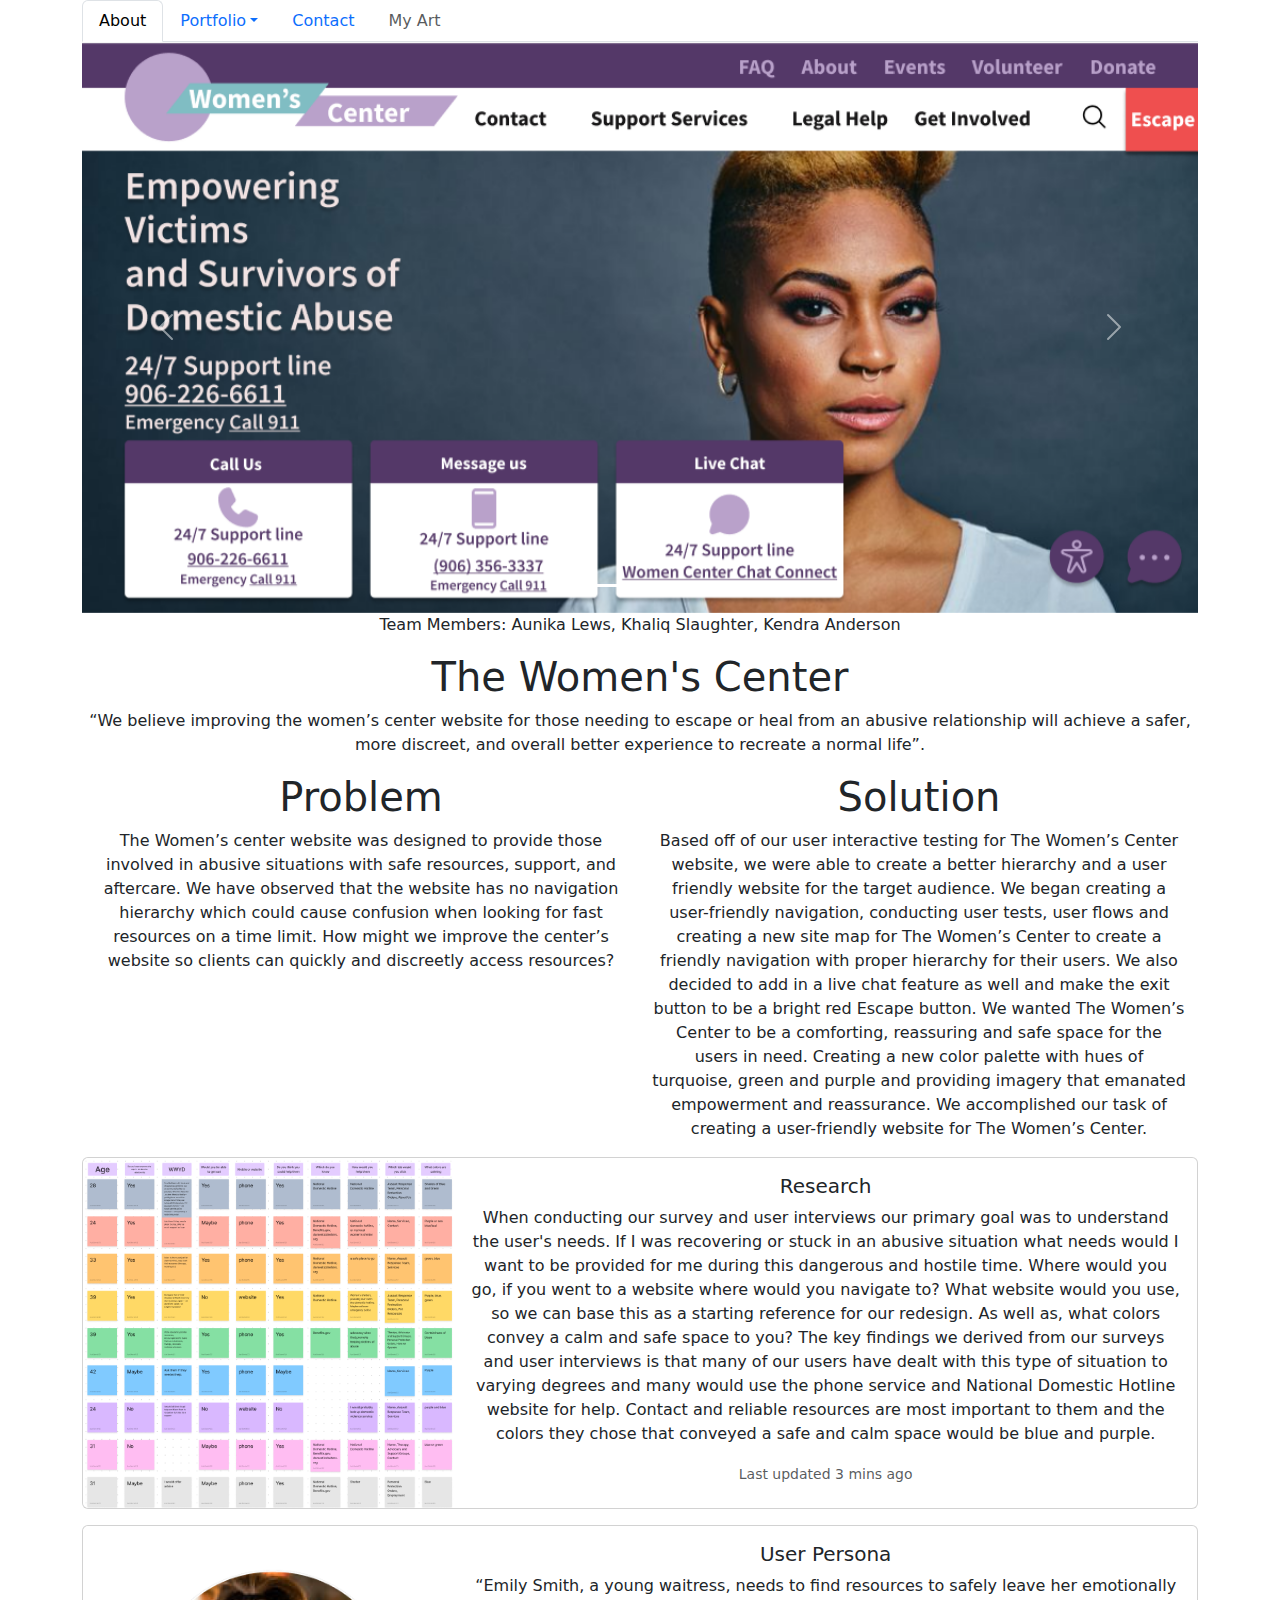
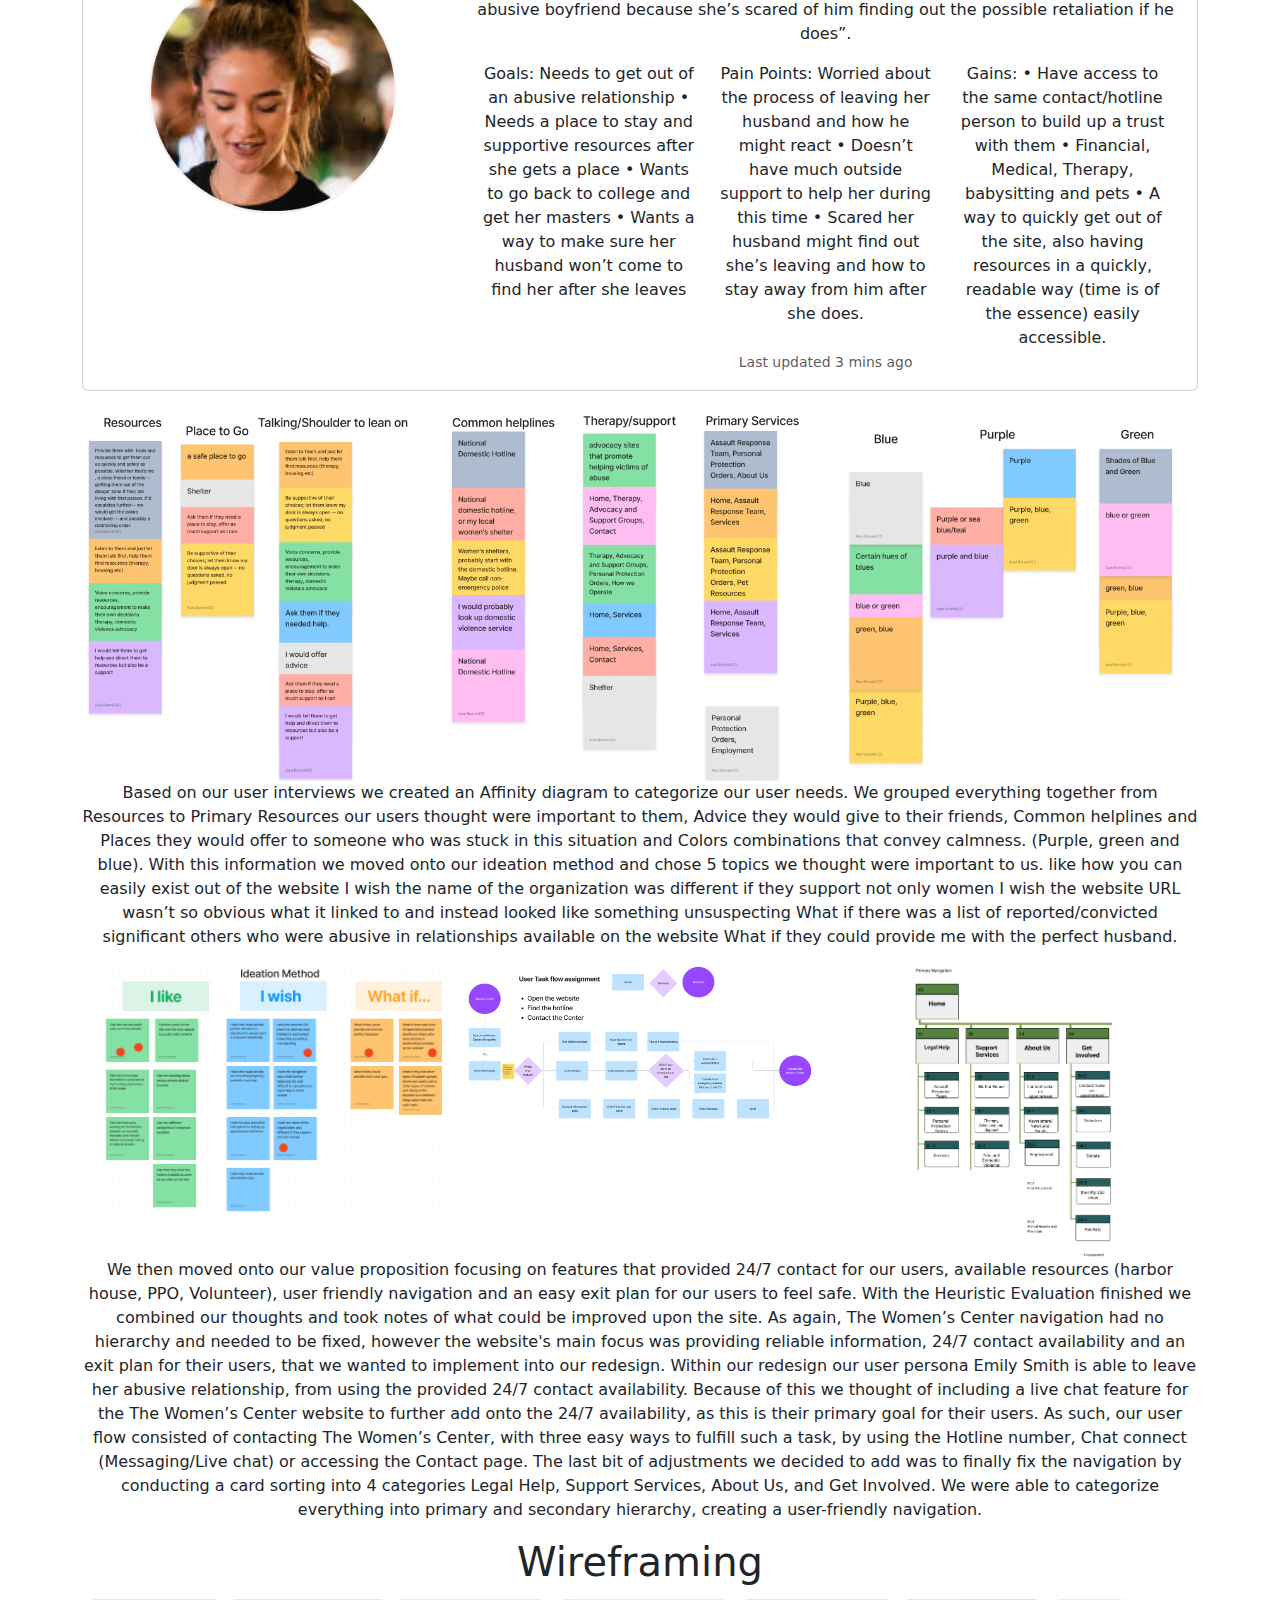
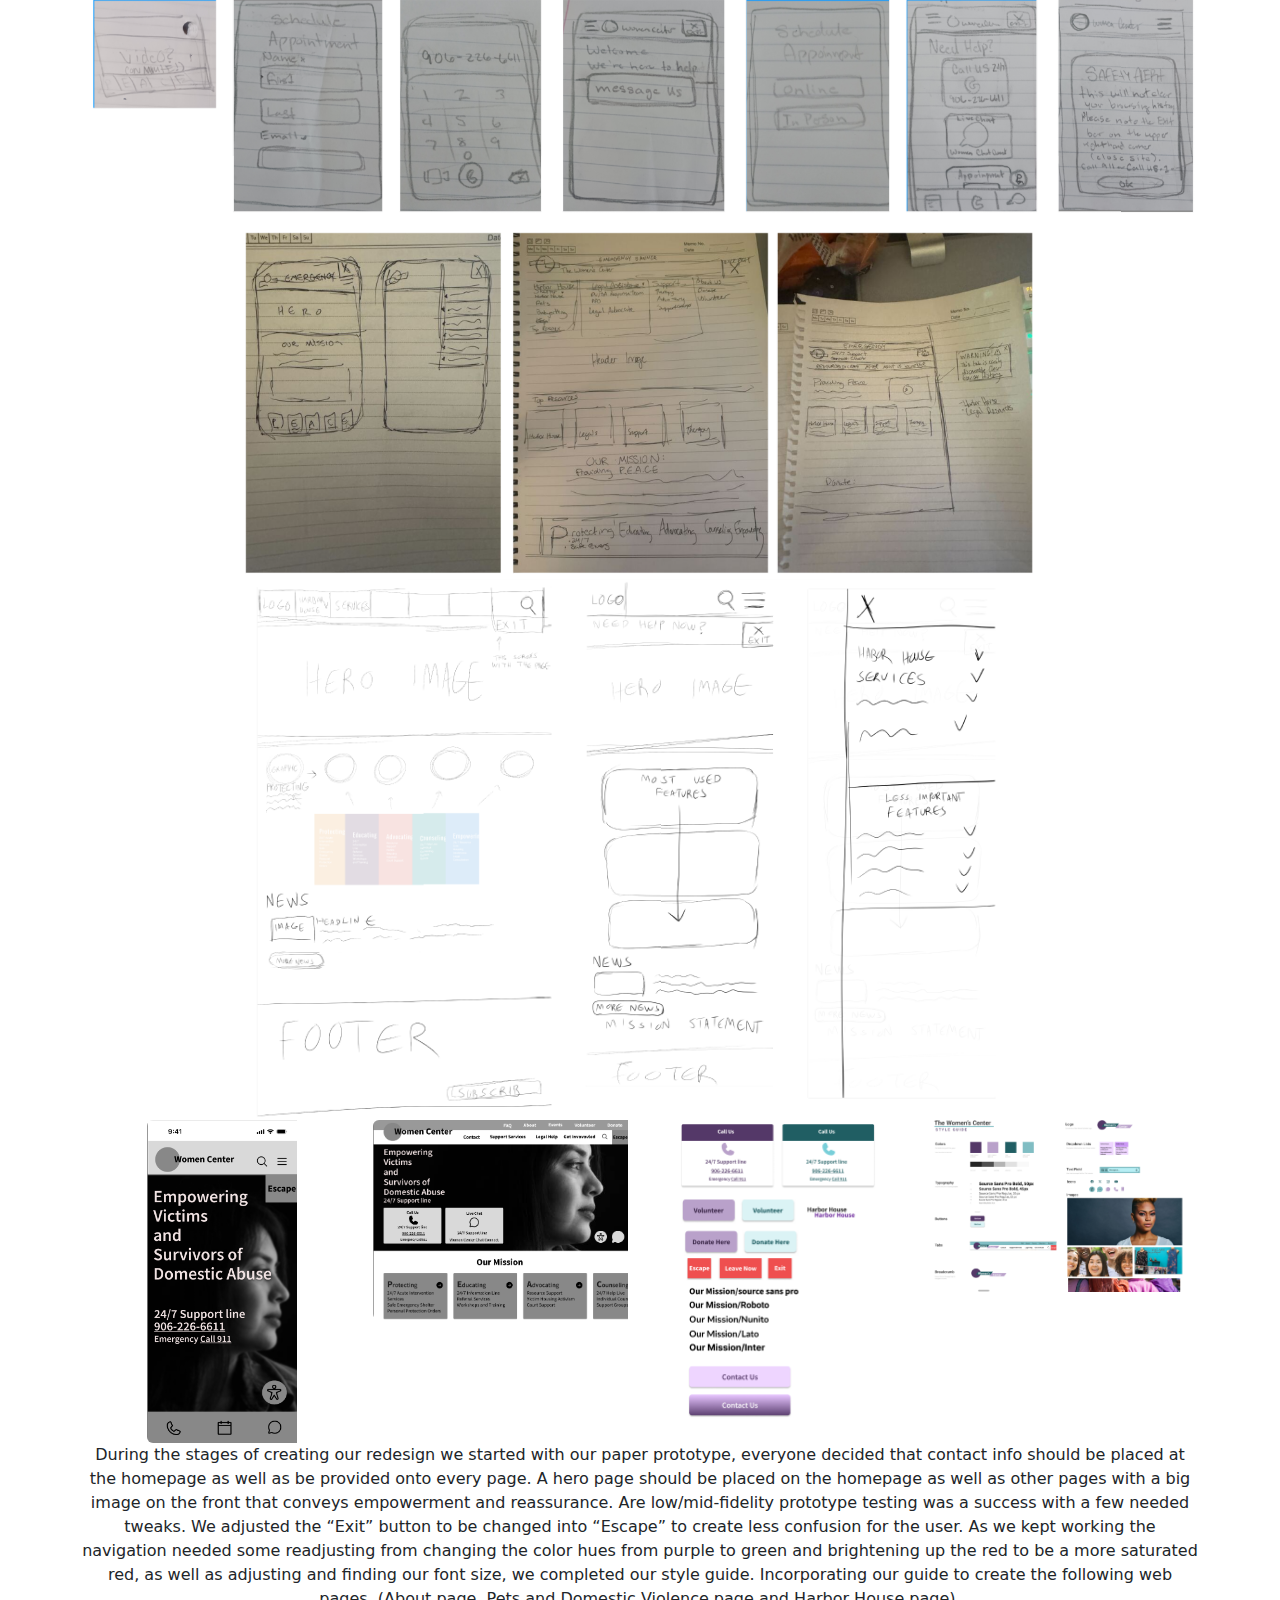
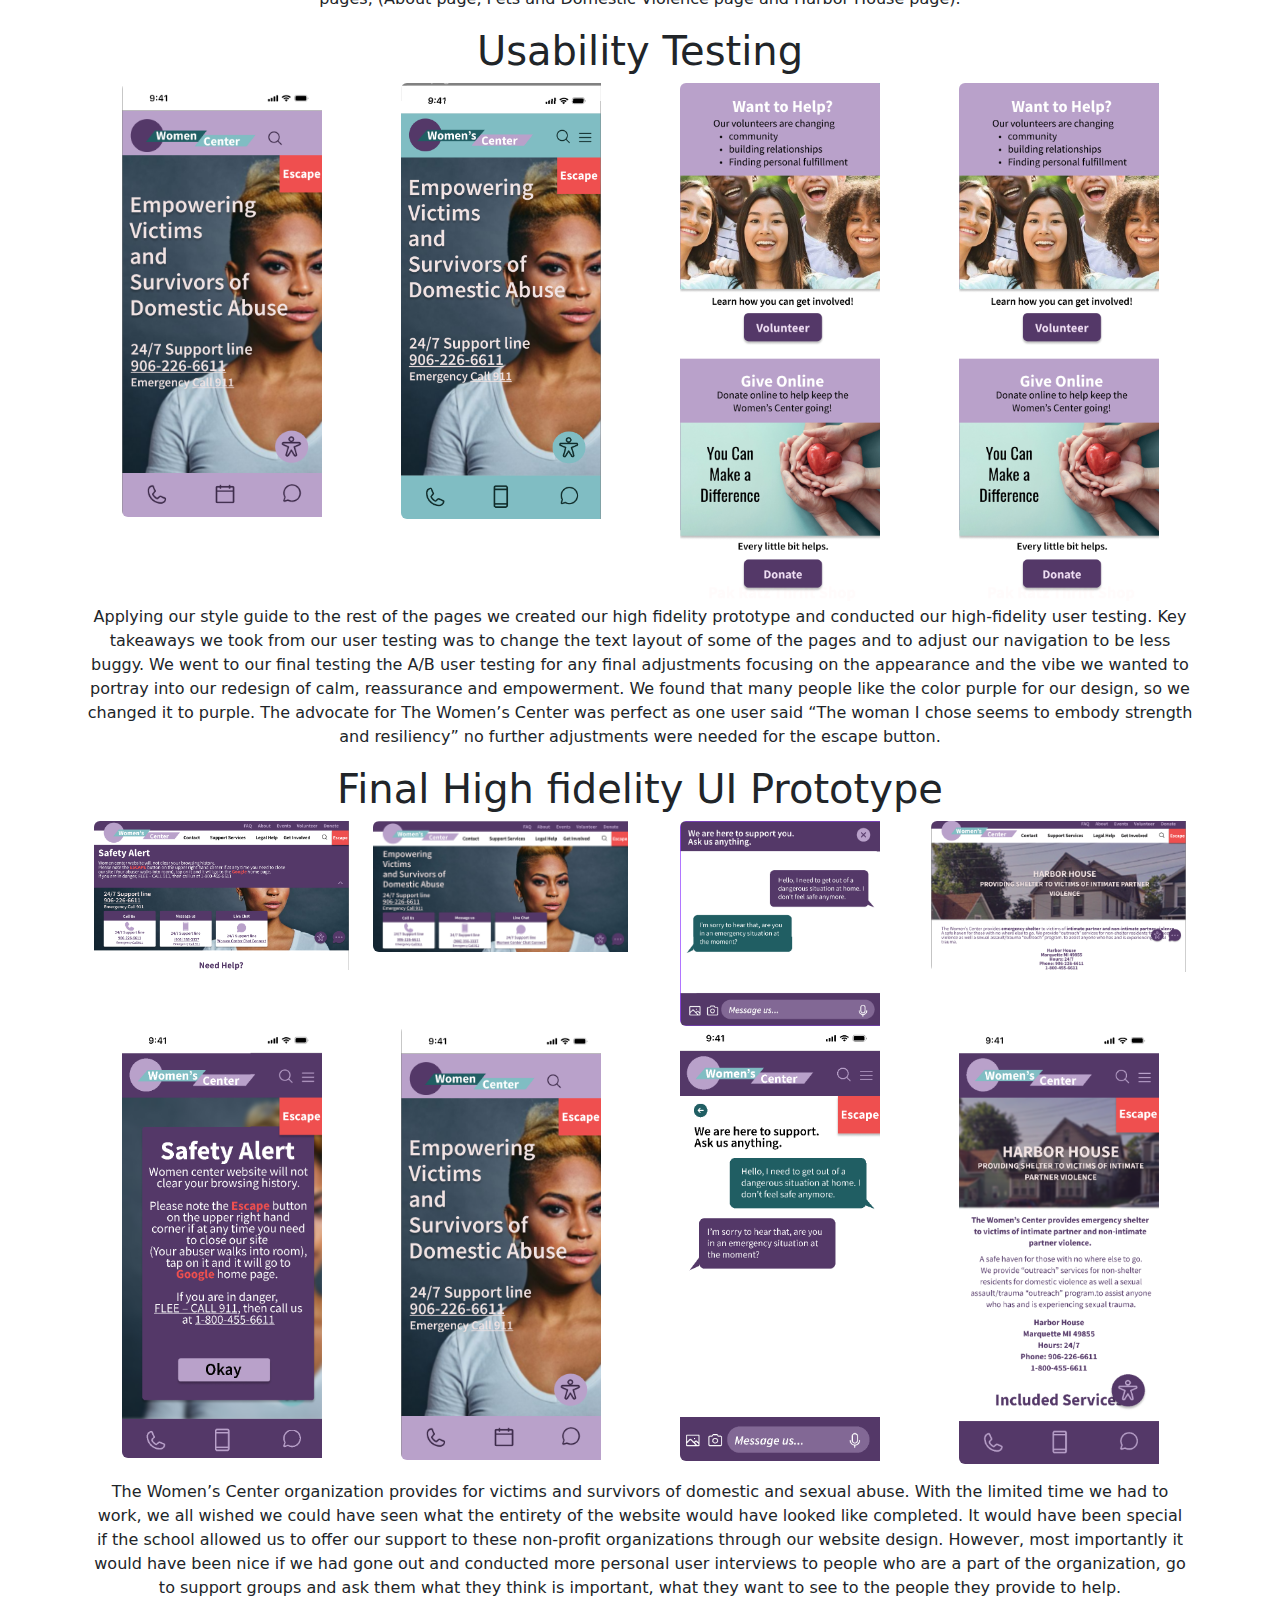
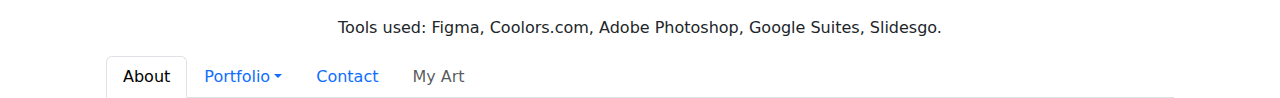
<file: index.html>
<!DOCTYPE html>
<html>
<body>
  <link href="https://cdn.jsdelivr.net/npm/bootstrap@5.3.3/dist/css/bootstrap.min.css" rel="stylesheet" integrity="sha384-QWTKZyjpPEjISv5WaRU9OFeRpok6YctnYmDr5pNlyT2bRjXh0JMhjY6hW+ALEwIH" crossorigin="anonymous">
<script src="https://cdn.jsdelivr.net/npm/bootstrap@5.3.3/dist/js/bootstrap.bundle.min.js" integrity="sha384-YvpcrYf0tY3lHB60NNkmXc5s9fDVZLESaAA55NDzOxhy9GkcIdslK1eN7N6jIeHz" crossorigin="anonymous"></script>

<div class="container text-center">
  <ul class="nav nav-tabs">
    <li class="nav-item">
      <a class="nav-link active" aria-current="page" href=https://aunibonnnie.github.io/-UX_UI_HW_17>About</a>
    </li>
    <li class="nav-item dropdown">
      <a class="nav-link dropdown-toggle" data-bs-toggle="dropdown" href="#" role="button" aria-expanded="false">Portfolio</a>
      <ul class="dropdown-menu">
        <li><a class="dropdown-item" href=https://aunibonnnie.github.io/-UX_UI_HW_17>About</a></li>
        <li><a class="dropdown-item" href=http://127.0.0.1:5500/index.html%20-%20MyUXSkills.html>Skills</a></li>
        <li><a class="dropdown-item" href=http://127.0.0.1:5500/index.html%20-MyWork.html>Work</a></li>
        <li><hr class="dropdown-divider"></li>
              <li><a class="dropdown-item" href="https://docs.google.com/document/d/1Fxzx5UtWnkcymONSsH61d2w41c3ZhuCMyc3oe58i2Gw/edit">Resume</a></li>
      </ul>
    </li>
    <li class="nav-item">
      <a class="nav-link" href="#">Contact</a>
    </li>
    <li class="nav-item">
      <a class="nav-link disabled">My Art</a>
    </li>
  </ul>
  
  <div id="carouselExampleIndicators" class="carousel slide" data-bs-ride="carousel">
    <div class="carousel-indicators">
      <button type="button" data-bs-target="#carouselExampleIndicators" data-bs-slide-to="0" class="active" aria-current="true" aria-label="Slide 1"></button>
      <button type="button" data-bs-target="#carouselExampleIndicators" data-bs-slide-to="1" aria-label="Slide 2"></button>
      <button type="button" data-bs-target="#carouselExampleIndicators" data-bs-slide-to="2" aria-label="Slide 3"></button>
    </div>
    <div class="carousel-inner">
      <div class="carousel-item active">
        <img src="Images/Screenshot 2024-04-25 004643.png" class="d-block w-100" alt="...">
      </div>
      <div class="carousel-item">
        <img src="Images/Screenshot 2024-04-18 223759.png" class="d-block w-100" alt="...">
      </div>
      <div class="carousel-item">
        <img src="Images/Screenshot 2024-04-25 004705.png" class="d-block w-100" alt="...">
      </div>
    </div>
    <button class="carousel-control-prev" type="button" data-bs-target="#carouselExampleIndicators" data-bs-slide="prev">
      <span class="carousel-control-prev-icon" aria-hidden="true"></span>
      <span class="visually-hidden">Previous</span>
    </button>
    <button class="carousel-control-next" type="button" data-bs-target="#carouselExampleIndicators" data-bs-slide="next">
      <span class="carousel-control-next-icon" aria-hidden="true"></span>
      <span class="visually-hidden">Next</span>
    </button>
  </div>

  <p>Team Members: Aunika Lews, Khaliq Slaughter, Kendra Anderson</p>

<h1>The Women's Center</h1>

<p>“We believe improving the women’s center website for those needing to escape or heal from an abusive relationship will achieve a safer, more discreet, and overall better experience to recreate a normal life”.
</p>

<div class="container">
  <div class="row row-cols-2">
    <div class="col">
      <h1>Problem</h1>
      <p>The Women’s center website was designed to provide those involved in abusive situations with safe resources, support, and aftercare. We have observed that the website has no navigation hierarchy which could cause confusion when looking for fast resources on a time limit. How might we improve the center’s website so clients can quickly and discreetly access resources?
      </p>
    </div>
    <div class="col">
      <h1>Solution</h1>
      <p>Based off of our user interactive testing for The Women’s Center website, we were able to create a better hierarchy and a user friendly website for the target audience.    
        We began creating a user-friendly navigation, conducting user tests, user flows and creating a new site map for The Women’s Center to create a friendly navigation with proper hierarchy for their users. 
        We also decided to add in a live chat feature as well and make the exit button to be a bright red Escape button.
        We wanted The Women’s Center to be a comforting, reassuring and safe space for the users in need. Creating a new color palette with hues of turquoise, green and purple and providing imagery that emanated empowerment and reassurance.
        We accomplished our task of creating a user-friendly website for The Women’s Center.
      </p>      
    </div>
  </div>
</div> 


  

<div class="card mb-3" style="max-width: 5000px">
  <div class="row g-0">
    <div class="col-md-4">
      <img src="Images/Screenshot 2024-05-19 222019.png" class="img-fluid rounded-start" alt="...">
    </div>
    <div class="col-md-8">
      <div class="card-body">
        <h5 class="card-title">Research</h5>
        <p class="card-text">When conducting our survey and user interviews our primary goal was to understand the user's needs. If I was recovering or stuck in an abusive situation what needs would I want to be provided for me during this dangerous and hostile time. Where would you go, if you went to a website where would you navigate to? What website would you use, so we can base this as a starting reference for our redesign. As well as, what colors convey a calm and safe space to you?
          The key findings we derived from our surveys and user interviews is that many of our users have dealt with this type of situation to varying degrees and many would use the phone service and National Domestic Hotline website for help. Contact and reliable resources are most important to them and the colors they chose that conveyed a safe and calm space would be blue and purple.
        </p>
        <p class="card-text"><small class="text-muted">Last updated 3 mins ago</small></p>
      </div>
    </div>
  </div>
</div>

<div class="card mb-3" style="max-width: 5000px">
  <div class="row g-0">
    <div class="col-md-4">
      <img src="Images/Screenshot 2024-05-19 221643.png" class="img-fluid rounded-start" alt="...">
    </div>
    <div class="col-md-8">
      <div class="card-body">
        <h5 class="card-title">User Persona</h5>
        <p class="card-text">“Emily Smith, a young waitress, needs to find resources to safely leave her emotionally abusive boyfriend because she’s scared of him finding out the possible retaliation if he does”.
          <div class="container">
            <div class="row row-cols-3">
              <div class="col">
                <h>Goals:</h>
                Needs to get out of an abusive relationship
               • Needs a place to stay and supportive resources after she gets a place
               • Wants to go back to college and get her masters
               • Wants a way to make sure her husband won’t come to find her after she leaves
               </div>
              <div class="col">
                Pain Points: 
                Worried about the process of leaving her husband and how he might react
                • Doesn’t have much outside support to help her during this time
                • Scared her husband might find out she’s leaving and how to stay away from
                him after she does.
                </div>
              <div class="col"> 
                Gains: 
                • Have access to the same contact/hotline person to build up a trust with them
                • Financial, Medical, Therapy, babysitting and pets 
                • A way to quickly get out of the site, also having resources in a quickly, readable way (time is of the essence) easily accessible.
                </div>
            </div>
          </div>
        <p class="card-text"><small class="text-muted">Last updated 3 mins ago</small></p>
      </div>
    </div>
  </div>
</div>

<img src="Images/Screenshot 2024-05-19 225726.png" class="img-fluid rounded-start" width="100%" height="300" alt="...">

      <p>Based on our user interviews we created an Affinity diagram to categorize our user needs. We grouped everything together from Resources to Primary Resources our users thought were important to them, Advice they would give to their friends, Common helplines and Places they would offer to someone who was stuck in this situation and Colors combinations that convey calmness. (Purple, green and blue). 
        With this information we moved onto our ideation method and chose 5 topics we thought were important to us. 
 like how you can easily exist out of the website 
        I wish the name of the organization was different if they support not only women
        I wish the website URL wasn’t so obvious what it linked to and instead looked like something unsuspecting
        What if there was a list of reported/convicted significant others who were abusive in relationships available on the website
        What if they could provide me with the perfect husband.
      </p>    

      <div class="container">
        <div class="row row-cols-3">
          <div class="col">
            <img src="Images/Screenshot 2024-05-19 222455.png" class="img-fluid rounded-start" width="100%" height="300" alt="...">
          </div>
          <div class="col">
            <img src="Images/Screenshot 2024-05-02 233027.png" class="img-fluid rounded-start" width="100%" height="300" alt="...">
          </div>
          <div class="col">
            <img src="Images/Screenshot 2024-05-19 222358.png" class="img-fluid rounded-start" width="200" height="200" alt="...">
          </div>
        </div>
      </div> 

  <p> 
  We then moved onto our value proposition focusing on features that provided 24/7 contact for our users, available resources (harbor house, PPO, Volunteer), user friendly navigation and an easy exit plan for our users to feel safe.
	With the Heuristic Evaluation finished we combined our thoughts and took notes of what could be improved upon the site. As again, The Women’s Center navigation had no hierarchy and needed to be fixed, however the website's main focus was providing reliable information, 24/7 contact availability and an exit plan for their users, that we wanted to implement into our redesign.
	Within our redesign our user persona Emily Smith is able to leave her abusive relationship, from using the provided 24/7 contact availability. Because of this we thought of including a live chat feature for the The Women’s Center website to further add onto the 24/7 availability, as this is their primary goal for their users. 
	As such, our user flow consisted of contacting The Women’s Center, with three easy ways to fulfill such a task, by using the Hotline number, Chat connect (Messaging/Live chat) or accessing the Contact page. 
	The last bit of adjustments we decided to add was to finally fix the navigation by conducting a card sorting into 4 categories Legal Help, Support Services, About Us, and Get Involved. We were able to categorize everything into primary and secondary hierarchy, creating a user-friendly navigation.
  </p>

<h1>Wireframing</h1> 

<img src="Images/Screenshot 2024-05-19 223043.png" class="img-fluid rounded-start" width="100%" height="300" alt="...">

<img src="Images/Screenshot 2024-05-19 223218.png" class="img-fluid rounded-start" width="800" height="800" alt="...">

<img src="Images/Screenshot 2024-05-19 223234.png" class="img-fluid rounded-start" width="800" height="800" alt="...">



<div class="container">
  <div class="row row-cols-4">
    <div class="col">
      <img src="Images/Screenshot 2024-04-18 210821.png" class="img-fluid rounded-start" width="150" height="150"  alt="...">
    </div> 
    <div class="col">
      <img src="Images/Screenshot 2024-04-18 223903.png" class="img-fluid rounded-start" alt="...">
    </div>
    <div class="col">
      <img src="Images/Screenshot 2024-04-02 205957.png" class="img-fluid rounded-start" width="200" height="200" alt="...">
    </div>
    <div class="col">
      <img src="Images/Screenshot 2024-05-02 233048.png" class="img-fluid rounded-start" width="1000" height="1000" alt="...">
    </div>
  </div>
</div>

        <p class="card-text">During the stages of creating our redesign we started with our paper prototype, everyone decided that contact info should be placed at the homepage as well as be provided onto every page. A hero page should be placed on the homepage as well as other pages with a big image on the front that conveys empowerment and reassurance.
          Are low/mid-fidelity prototype testing was a success with a few needed tweaks. We adjusted the “Exit” button to be changed into “Escape” to create less confusion for the user. As we kept working the navigation needed some readjusting from changing the color hues from purple to green and brightening up the red to be a more saturated red, as well as adjusting and finding our font size, we completed our style guide. Incorporating our guide to create the following web pages, (About page, Pets and Domestic Violence page and Harbor House page).
        </p>

<h1>Usability Testing</h1>

<div class="container">
  <div class="row row-cols-4">
    <div class="col">
      <img src="Images/Screenshot 2024-04-02 121118.png" class="img-fluid rounded-start" width="200" height="300" alt="...">
    </div>
    <div class="col">
      <img src="Images/Screenshot 2024-04-02 210014.png" class="img-fluid rounded-start" width="200" height="300" alt="...">
    </div>
    <div class="col">
      <img src="Images/Screenshot 2024-04-02 121421.png" class="img-fluid rounded-start" width="200" height="200" alt="...">
    </div>
    <div class="col">
      <img src="Images/Screenshot 2024-04-02 121421.png" class="img-fluid rounded-start" width="200" height="200" alt="...">
    </div>
  </div>
</div>

<p>
  Applying our style guide to the rest of the pages we created our high fidelity prototype and conducted our high-fidelity user testing. Key takeaways we took from our user testing was to change the text layout of some of the pages and to adjust our navigation to be less buggy. 	 
	We went to our final testing the A/B user testing for any final adjustments focusing on the appearance and the vibe we wanted to portray into our redesign of calm, reassurance and empowerment. We found that many people like the color purple for our design, so we changed it to purple. The advocate for The Women’s Center was perfect as one user said “The woman I chose seems to embody strength and resiliency” no further adjustments were needed for the escape button.
</p>


      <h1>Final High fidelity UI Prototype</h1>

      <div class="container">
        <div class="row row-cols-4">
          <div class="col">
        <img src="Images/Screenshot 2024-05-19 234051.png" class="img-fluid rounded-start"  alt="...">
      </div>
      <div class="col">
        <img src="Images/Screenshot 2024-04-25 004643.png" class="img-fluid rounded-start"  alt="...">
      </div>
      <div class="col">
        <img src="Images/Screenshot 2024-04-18 223849.png" class="img-fluid rounded-start" width="200" height="300" alt="...">
      </div>
      <div class="col">
        <img src="Images/Screenshot 2024-04-18 223811.png" class="img-fluid rounded-start"  alt="...">
      </div>
    </div>
  </div> 

      <div class="container">
        <div class="row row-cols-4">
          <div class="col">
            <img src="Images/Screenshot 2024-04-18 223739.png" class="img-fluid rounded-start" width="200" height="300" alt="...">
          </div>
          <div class="col">
            <img src="Images/Screenshot 2024-04-02 121118.png" class="img-fluid rounded-start" width="200" height="300" alt="...">
          </div>
          <div class="col">
            <img src="Images/Screenshot 2024-04-18 223730.png" class="img-fluid rounded-start" width="200" height="300" alt="...">
          </div>
          <div class="col">
            <img src="Images/Screenshot 2024-04-18 223648.png" class="img-fluid rounded-start" width="200" height="300" alt="...">
          </div>
          </div>
         
          <p></p>

      <p>The Women’s Center organization provides for victims and survivors of domestic and sexual abuse. With the limited time we had to work, we all wished we could have seen what the entirety of the website would have looked like completed. It would have been special if the school allowed us to offer our support to these non-profit organizations through our website design. However, most importantly it would have been nice if we had gone out and conducted more personal user interviews to people who are a part of the organization, go to support groups and ask them what they think is important, what they want to see to the people they provide to help.
</p>

<p>
  Tools used: Figma, Coolors.com, Adobe Photoshop, Google Suites, Slidesgo.
</p>

<div class="container text-center">
  <ul class="nav nav-tabs">
    <li class="nav-item">
      <a class="nav-link active" aria-current="page" href=https://aunibonnnie.github.io/-UX_UI_HW_17>About</a>
    </li>
    <li class="nav-item dropdown">
      <a class="nav-link dropdown-toggle" data-bs-toggle="dropdown" href="#" role="button" aria-expanded="false">Portfolio</a>
      <ul class="dropdown-menu">
        <li><a class="dropdown-item" href=https://aunibonnnie.github.io/-UX_UI_HW_17>About</a></li>
        <li><a class="dropdown-item" href=http://127.0.0.1:5500/index.html%20-%20MyUXSkills.html>Skills</a></li>
        <li><a class="dropdown-item" href=http://127.0.0.1:5500/index.html%20-MyWork.html>Work</a></li>
        <li><hr class="dropdown-divider"></li>
              <li><a class="dropdown-item" href="https://docs.google.com/document/d/1Fxzx5UtWnkcymONSsH61d2w41c3ZhuCMyc3oe58i2Gw/edit">Resume</a></li>
      </ul>
    </li>
    <li class="nav-item">
      <a class="nav-link" href="#">Contact</a>
    </li>
    <li class="nav-item">
      <a class="nav-link disabled">My Art</a>
    </li>
  </ul>
  
</body>
</html>
</file>
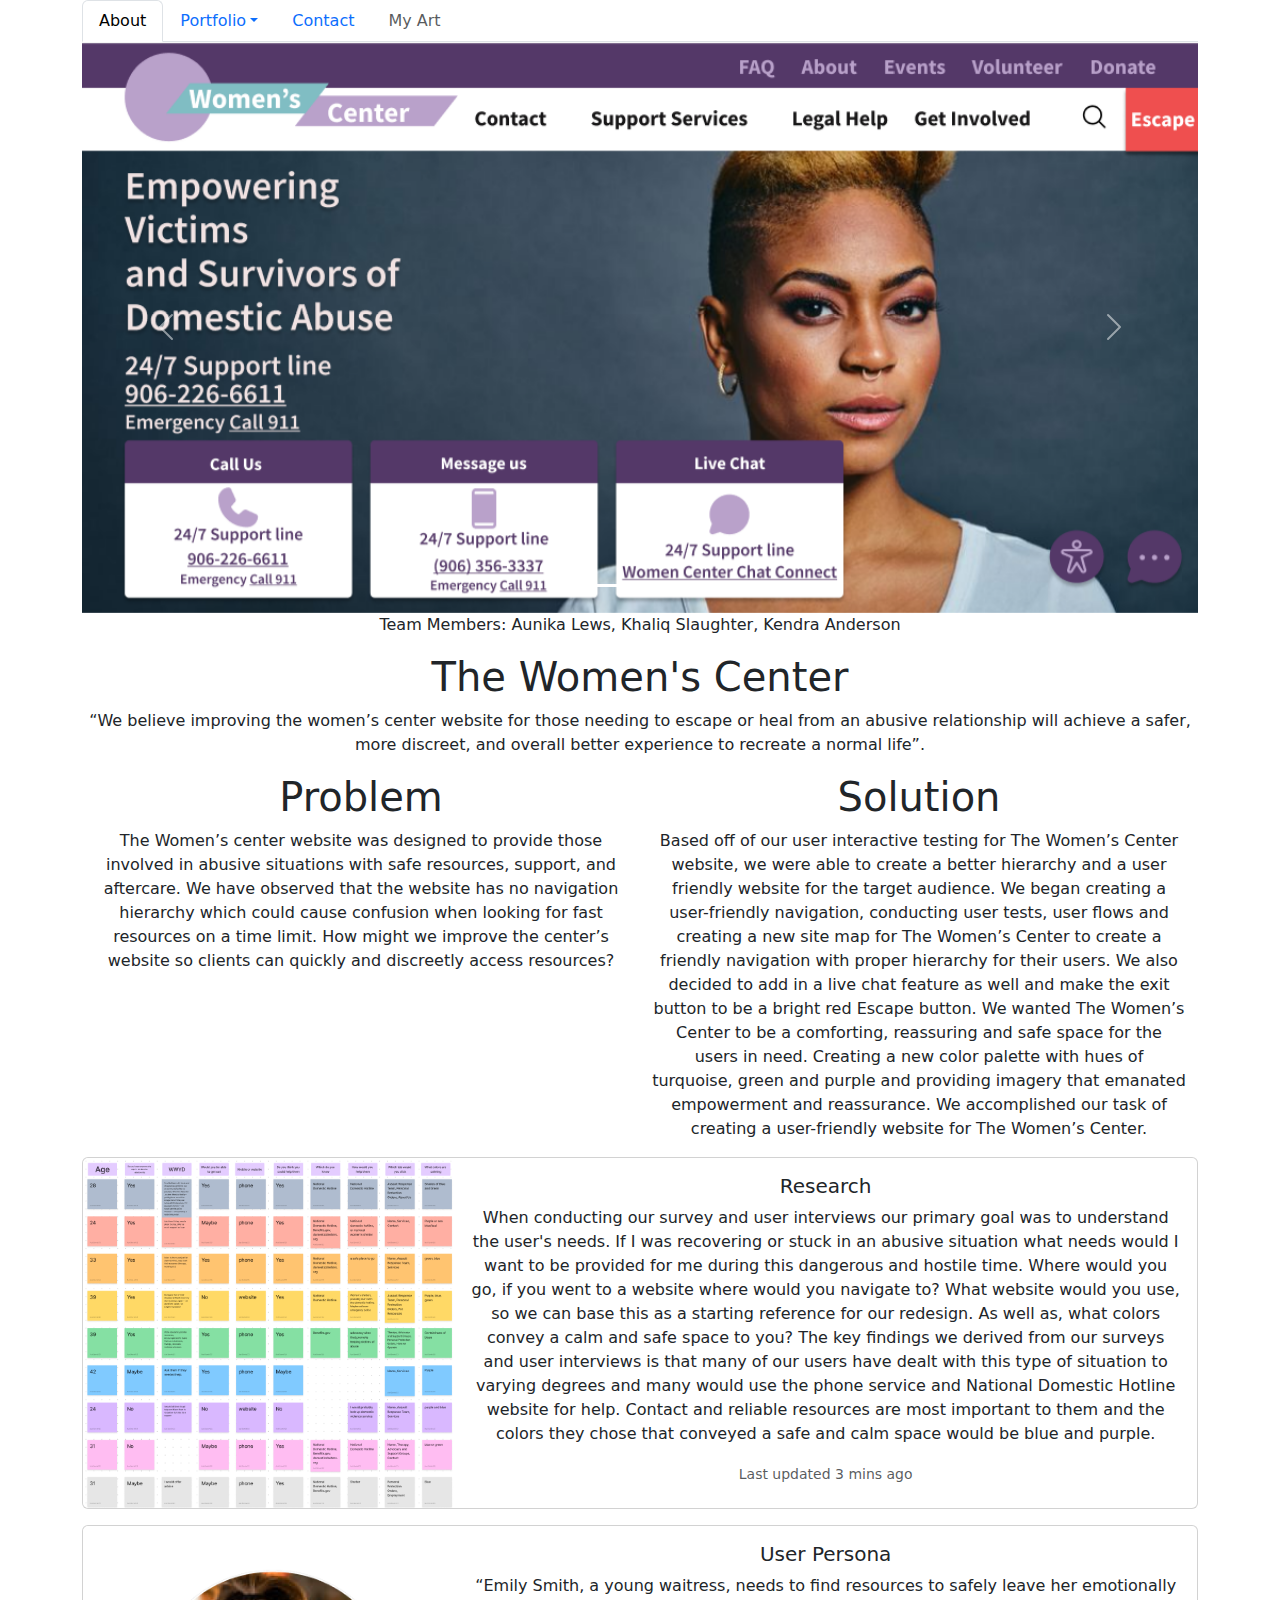
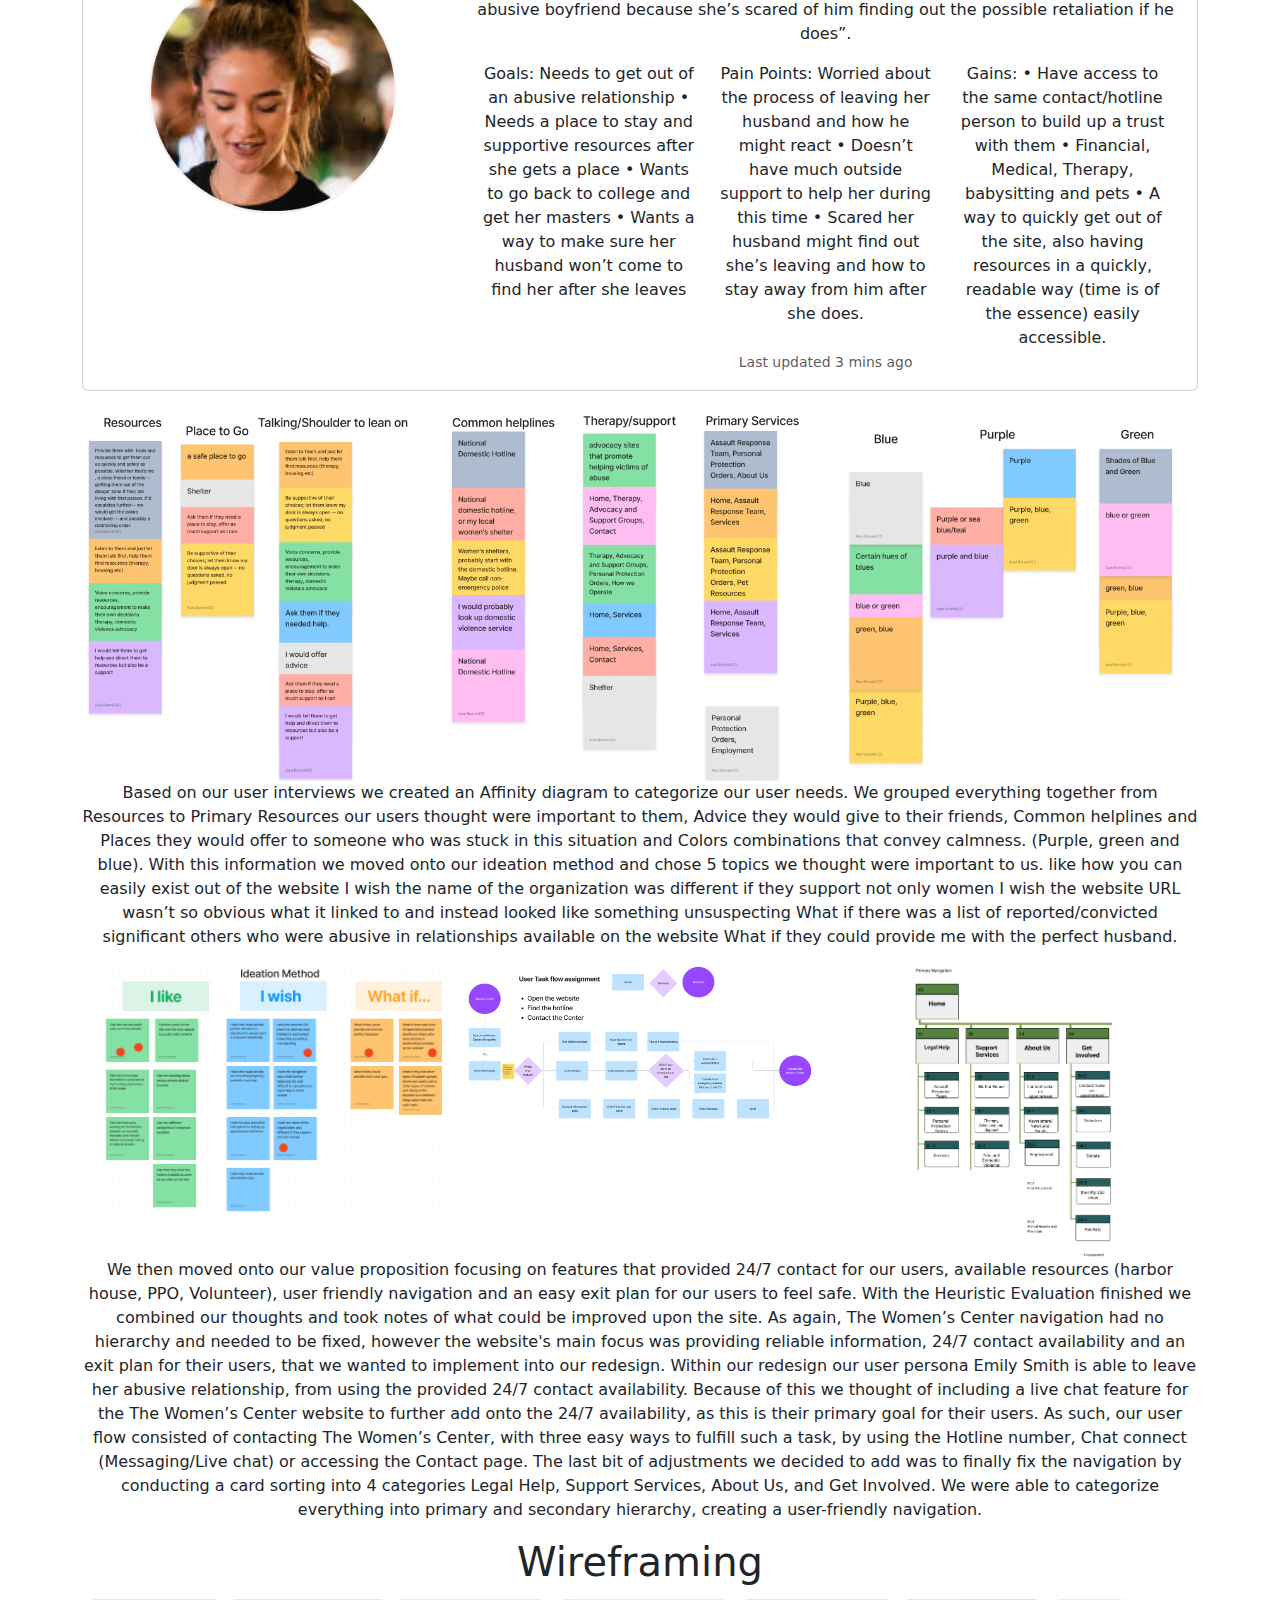
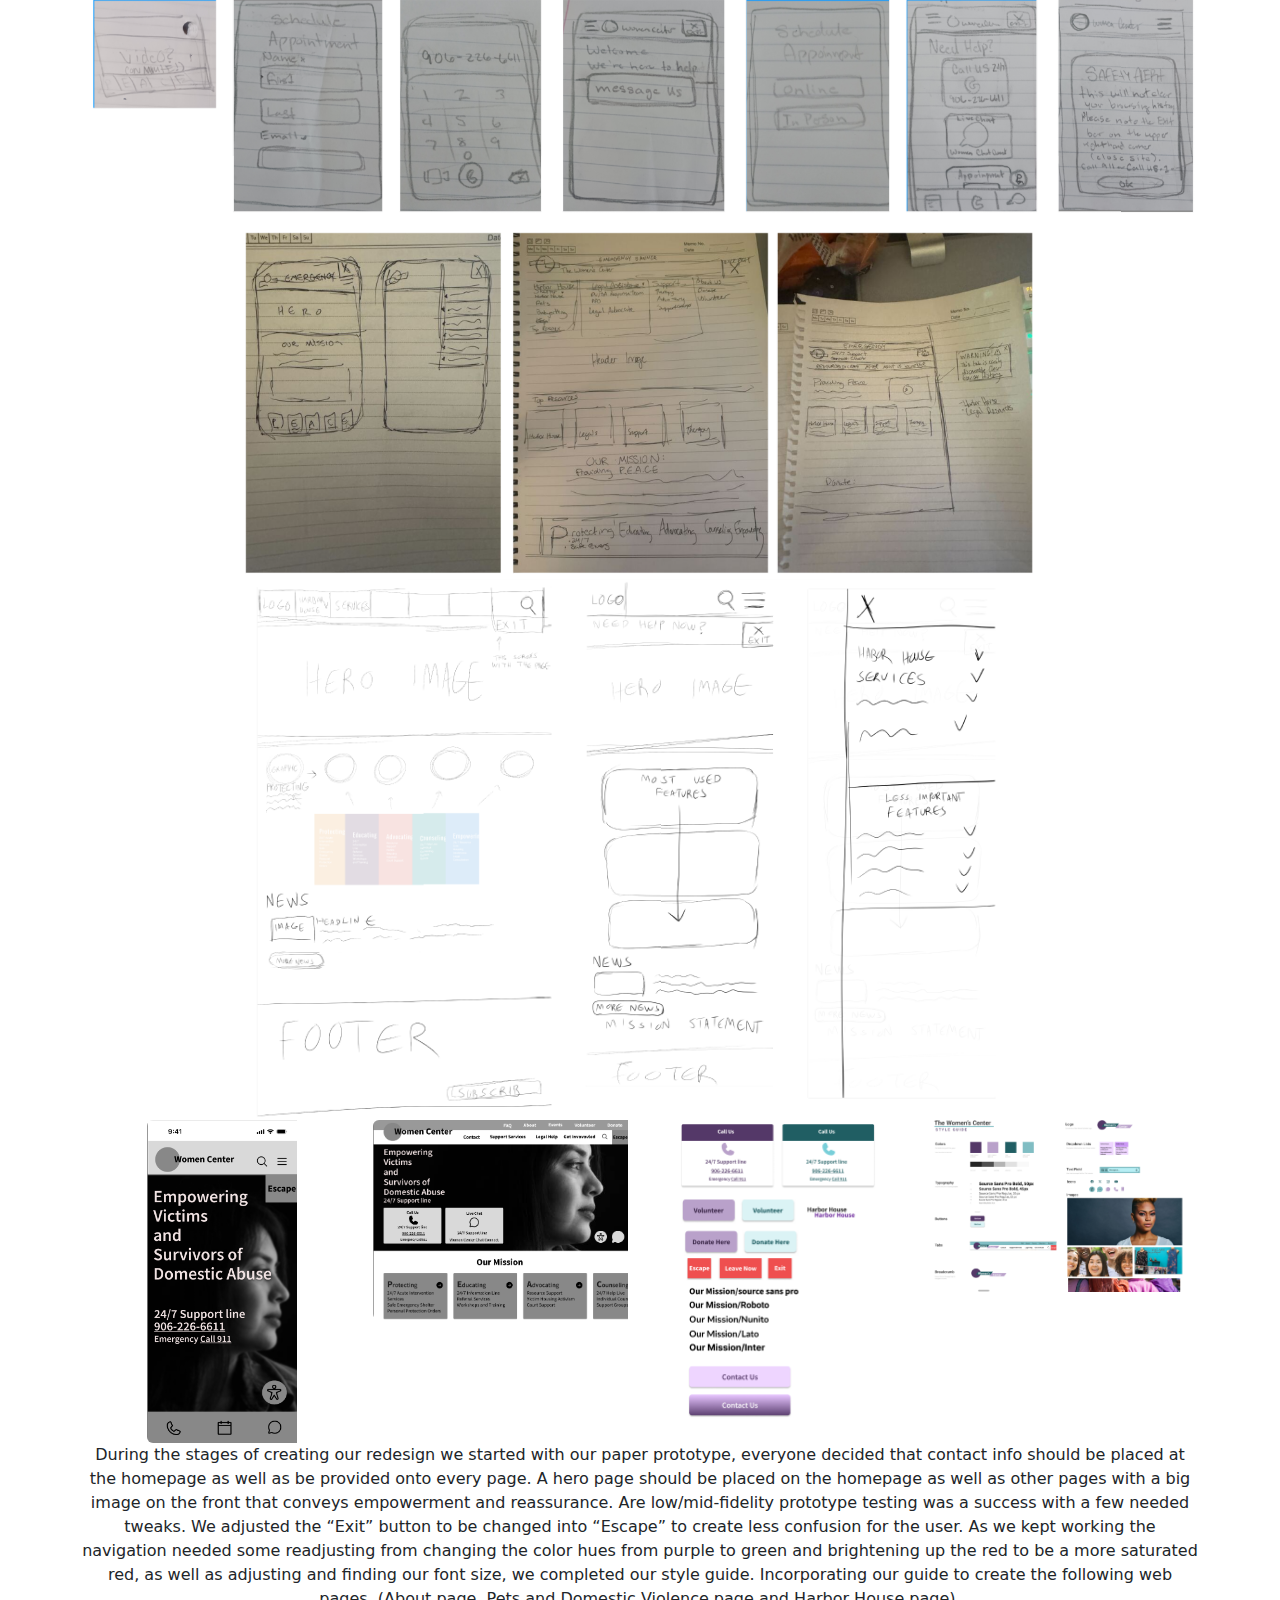
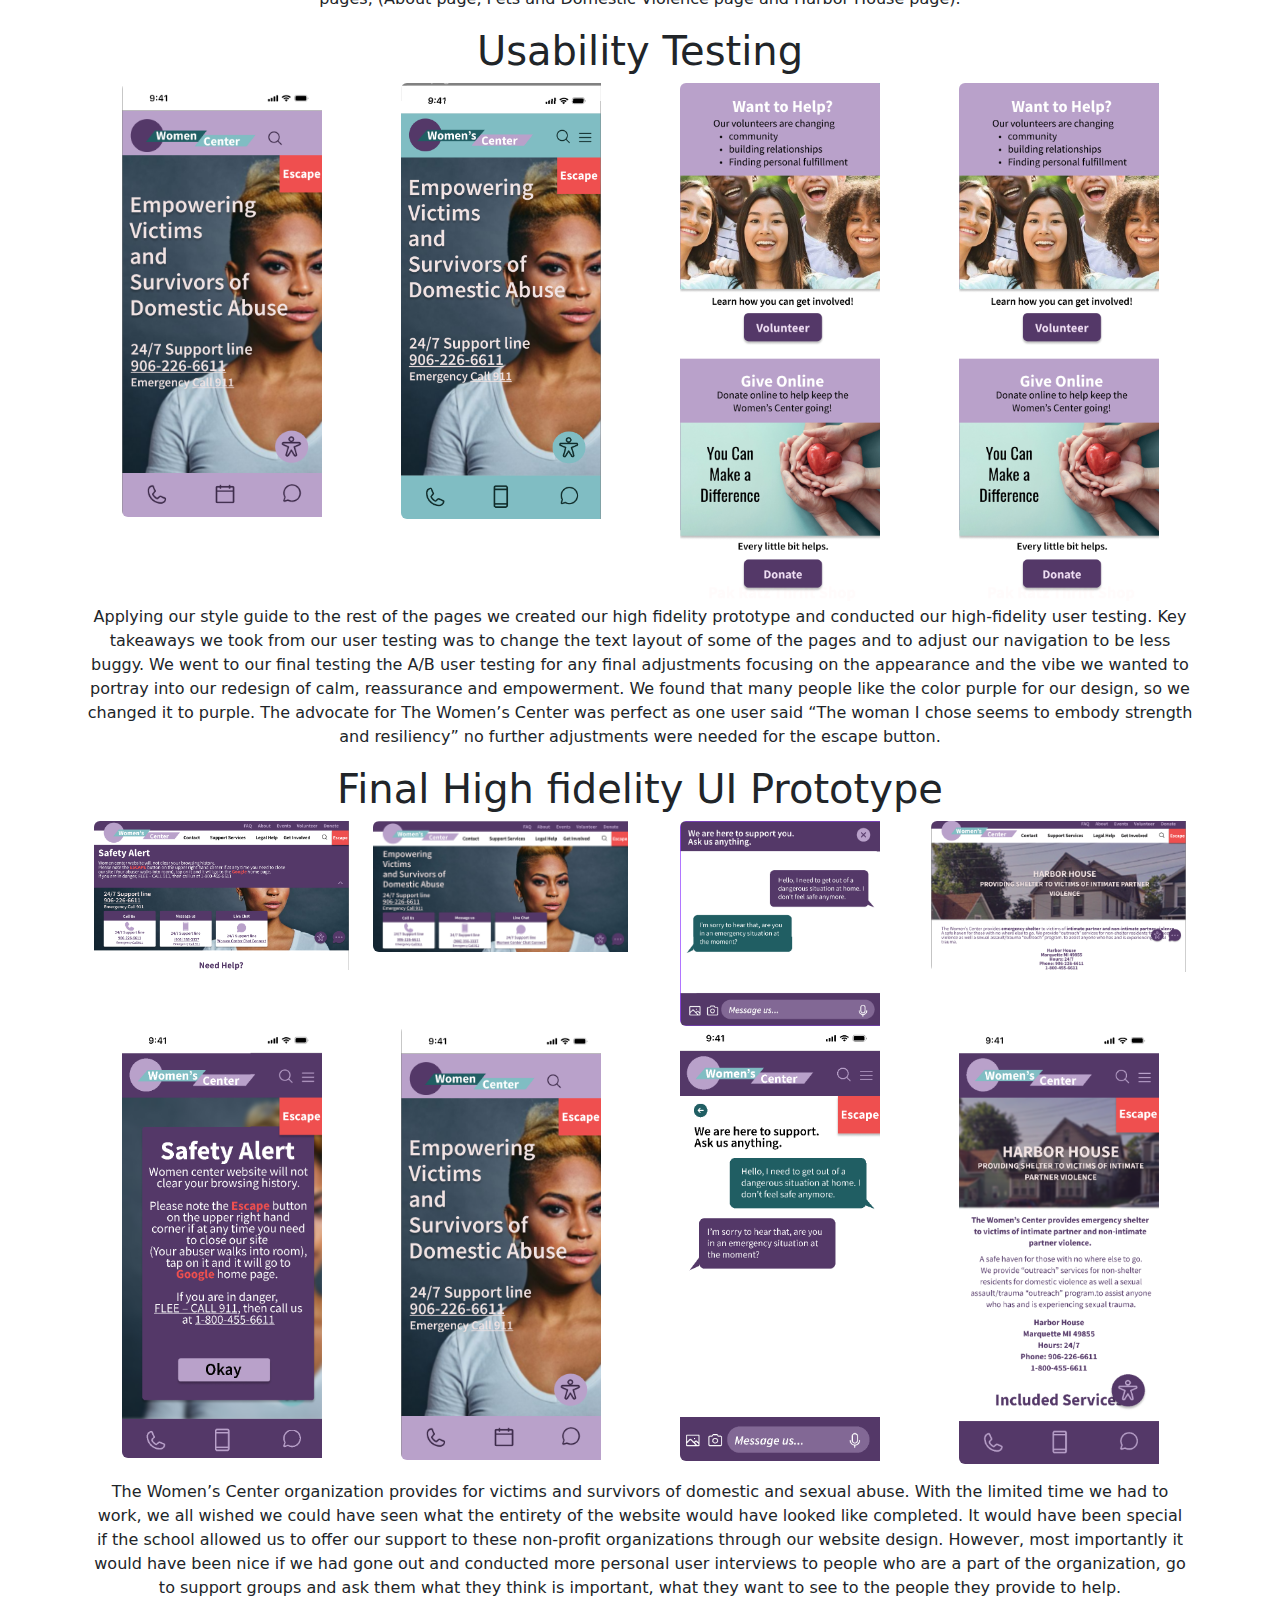
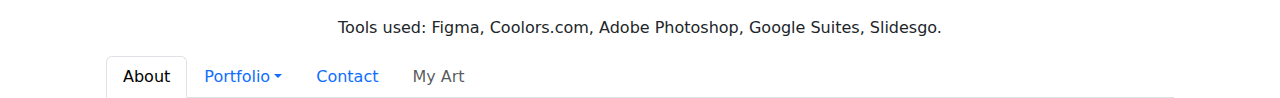
<file: index.html copy.html>
<!DOCTYPE html>
<html>
<body>
  <link href="https://cdn.jsdelivr.net/npm/bootstrap@5.3.3/dist/css/bootstrap.min.css" rel="stylesheet" integrity="sha384-QWTKZyjpPEjISv5WaRU9OFeRpok6YctnYmDr5pNlyT2bRjXh0JMhjY6hW+ALEwIH" crossorigin="anonymous">
<script src="https://cdn.jsdelivr.net/npm/bootstrap@5.3.3/dist/js/bootstrap.bundle.min.js" integrity="sha384-YvpcrYf0tY3lHB60NNkmXc5s9fDVZLESaAA55NDzOxhy9GkcIdslK1eN7N6jIeHz" crossorigin="anonymous"></script>

<div class="container text-center">
  <ul class="nav nav-tabs">
    <li class="nav-item">
      <a class="nav-link active" aria-current="page" href=https://aunibonnnie.github.io/-UX_UI_HW_17>About</a>
    </li>
    <li class="nav-item dropdown">
      <a class="nav-link dropdown-toggle" data-bs-toggle="dropdown" href="#" role="button" aria-expanded="false">Portfolio</a>
      <ul class="dropdown-menu">
        <li><a class="dropdown-item" href=https://aunibonnnie.github.io/-UX_UI_HW_17>About</a></li>
        <li><a class="dropdown-item" href=http://127.0.0.1:5500/index.html%20-%20MyUXSkills.html>Skills</a></li>
        <li><a class="dropdown-item" href=http://127.0.0.1:5500/index.html%20-MyWork.html>Work</a></li>
        <li><hr class="dropdown-divider"></li>
              <li><a class="dropdown-item" href="https://docs.google.com/document/d/1Fxzx5UtWnkcymONSsH61d2w41c3ZhuCMyc3oe58i2Gw/edit">Resume</a></li>
      </ul>
    </li>
    <li class="nav-item">
      <a class="nav-link" href="#">Contact</a>
    </li>
    <li class="nav-item">
      <a class="nav-link disabled">My Art</a>
    </li>
  </ul>
  
  <div id="carouselExampleIndicators" class="carousel slide" data-bs-ride="carousel">
    <div class="carousel-indicators">
      <button type="button" data-bs-target="#carouselExampleIndicators" data-bs-slide-to="0" class="active" aria-current="true" aria-label="Slide 1"></button>
      <button type="button" data-bs-target="#carouselExampleIndicators" data-bs-slide-to="1" aria-label="Slide 2"></button>
      <button type="button" data-bs-target="#carouselExampleIndicators" data-bs-slide-to="2" aria-label="Slide 3"></button>
    </div>
    <div class="carousel-inner">
      <div class="carousel-item active">
        <img src="Images/Screenshot 2024-04-25 004643.png" class="d-block w-100" alt="...">
      </div>
      <div class="carousel-item">
        <img src="Images/Screenshot 2024-04-18 223759.png" class="d-block w-100" alt="...">
      </div>
      <div class="carousel-item">
        <img src="Images/Screenshot 2024-04-25 004705.png" class="d-block w-100" alt="...">
      </div>
    </div>
    <button class="carousel-control-prev" type="button" data-bs-target="#carouselExampleIndicators" data-bs-slide="prev">
      <span class="carousel-control-prev-icon" aria-hidden="true"></span>
      <span class="visually-hidden">Previous</span>
    </button>
    <button class="carousel-control-next" type="button" data-bs-target="#carouselExampleIndicators" data-bs-slide="next">
      <span class="carousel-control-next-icon" aria-hidden="true"></span>
      <span class="visually-hidden">Next</span>
    </button>
  </div>

  <p>Team Members: Aunika Lews, Khaliq Slaughter, Kendra Anderson</p>

<h1>The Women's Center</h1>

<p>“We believe improving the women’s center website for those needing to escape or heal from an abusive relationship will achieve a safer, more discreet, and overall better experience to recreate a normal life”.
</p>

<div class="container">
  <div class="row row-cols-2">
    <div class="col">
      <h1>Problem</h1>
      <p>The Women’s center website was designed to provide those involved in abusive situations with safe resources, support, and aftercare. We have observed that the website has no navigation hierarchy which could cause confusion when looking for fast resources on a time limit. How might we improve the center’s website so clients can quickly and discreetly access resources?
      </p>
    </div>
    <div class="col">
      <h1>Solution</h1>
      <p>Based off of our user interactive testing for The Women’s Center website, we were able to create a better hierarchy and a user friendly website for the target audience.    
        We began creating a user-friendly navigation, conducting user tests, user flows and creating a new site map for The Women’s Center to create a friendly navigation with proper hierarchy for their users. 
        We also decided to add in a live chat feature as well and make the exit button to be a bright red Escape button.
        We wanted The Women’s Center to be a comforting, reassuring and safe space for the users in need. Creating a new color palette with hues of turquoise, green and purple and providing imagery that emanated empowerment and reassurance.
        We accomplished our task of creating a user-friendly website for The Women’s Center.
      </p>      
    </div>
  </div>
</div> 


  

<div class="card mb-3" style="max-width: 5000px">
  <div class="row g-0">
    <div class="col-md-4">
      <img src="Images/Screenshot 2024-05-19 222019.png" class="img-fluid rounded-start" alt="...">
    </div>
    <div class="col-md-8">
      <div class="card-body">
        <h5 class="card-title">Research</h5>
        <p class="card-text">When conducting our survey and user interviews our primary goal was to understand the user's needs. If I was recovering or stuck in an abusive situation what needs would I want to be provided for me during this dangerous and hostile time. Where would you go, if you went to a website where would you navigate to? What website would you use, so we can base this as a starting reference for our redesign. As well as, what colors convey a calm and safe space to you?
          The key findings we derived from our surveys and user interviews is that many of our users have dealt with this type of situation to varying degrees and many would use the phone service and National Domestic Hotline website for help. Contact and reliable resources are most important to them and the colors they chose that conveyed a safe and calm space would be blue and purple.
        </p>
        <p class="card-text"><small class="text-muted">Last updated 3 mins ago</small></p>
      </div>
    </div>
  </div>
</div>

<div class="card mb-3" style="max-width: 5000px">
  <div class="row g-0">
    <div class="col-md-4">
      <img src="Images/Screenshot 2024-05-19 221643.png" class="img-fluid rounded-start" alt="...">
    </div>
    <div class="col-md-8">
      <div class="card-body">
        <h5 class="card-title">User Persona</h5>
        <p class="card-text">“Emily Smith, a young waitress, needs to find resources to safely leave her emotionally abusive boyfriend because she’s scared of him finding out the possible retaliation if he does”.
          <div class="container">
            <div class="row row-cols-3">
              <div class="col">
                <h>Goals:</h>
                Needs to get out of an abusive relationship
               • Needs a place to stay and supportive resources after she gets a place
               • Wants to go back to college and get her masters
               • Wants a way to make sure her husband won’t come to find her after she leaves
               </div>
              <div class="col">
                Pain Points: 
                Worried about the process of leaving her husband and how he might react
                • Doesn’t have much outside support to help her during this time
                • Scared her husband might find out she’s leaving and how to stay away from
                him after she does.
                </div>
              <div class="col"> 
                Gains: 
                • Have access to the same contact/hotline person to build up a trust with them
                • Financial, Medical, Therapy, babysitting and pets 
                • A way to quickly get out of the site, also having resources in a quickly, readable way (time is of the essence) easily accessible.
                </div>
            </div>
          </div>
        <p class="card-text"><small class="text-muted">Last updated 3 mins ago</small></p>
      </div>
    </div>
  </div>
</div>

<img src="Images/Screenshot 2024-05-19 225726.png" class="img-fluid rounded-start" width="100%" height="300" alt="...">

      <p>Based on our user interviews we created an Affinity diagram to categorize our user needs. We grouped everything together from Resources to Primary Resources our users thought were important to them, Advice they would give to their friends, Common helplines and Places they would offer to someone who was stuck in this situation and Colors combinations that convey calmness. (Purple, green and blue). 
        With this information we moved onto our ideation method and chose 5 topics we thought were important to us. 
 like how you can easily exist out of the website 
        I wish the name of the organization was different if they support not only women
        I wish the website URL wasn’t so obvious what it linked to and instead looked like something unsuspecting
        What if there was a list of reported/convicted significant others who were abusive in relationships available on the website
        What if they could provide me with the perfect husband.
      </p>    

      <div class="container">
        <div class="row row-cols-3">
          <div class="col">
            <img src="Images/Screenshot 2024-05-19 222455.png" class="img-fluid rounded-start" width="100%" height="300" alt="...">
          </div>
          <div class="col">
            <img src="Images/Screenshot 2024-05-02 233027.png" class="img-fluid rounded-start" width="100%" height="300" alt="...">
          </div>
          <div class="col">
            <img src="Images/Screenshot 2024-05-19 222358.png" class="img-fluid rounded-start" width="200" height="200" alt="...">
          </div>
        </div>
      </div> 

  <p> 
  We then moved onto our value proposition focusing on features that provided 24/7 contact for our users, available resources (harbor house, PPO, Volunteer), user friendly navigation and an easy exit plan for our users to feel safe.
	With the Heuristic Evaluation finished we combined our thoughts and took notes of what could be improved upon the site. As again, The Women’s Center navigation had no hierarchy and needed to be fixed, however the website's main focus was providing reliable information, 24/7 contact availability and an exit plan for their users, that we wanted to implement into our redesign.
	Within our redesign our user persona Emily Smith is able to leave her abusive relationship, from using the provided 24/7 contact availability. Because of this we thought of including a live chat feature for the The Women’s Center website to further add onto the 24/7 availability, as this is their primary goal for their users. 
	As such, our user flow consisted of contacting The Women’s Center, with three easy ways to fulfill such a task, by using the Hotline number, Chat connect (Messaging/Live chat) or accessing the Contact page. 
	The last bit of adjustments we decided to add was to finally fix the navigation by conducting a card sorting into 4 categories Legal Help, Support Services, About Us, and Get Involved. We were able to categorize everything into primary and secondary hierarchy, creating a user-friendly navigation.
  </p>

<h1>Wireframing</h1> 

<img src="Images/Screenshot 2024-05-19 223043.png" class="img-fluid rounded-start" width="100%" height="300" alt="...">

<img src="Images/Screenshot 2024-05-19 223218.png" class="img-fluid rounded-start" width="800" height="800" alt="...">

<img src="Images/Screenshot 2024-05-19 223234.png" class="img-fluid rounded-start" width="800" height="800" alt="...">



<div class="container">
  <div class="row row-cols-4">
    <div class="col">
      <img src="Images/Screenshot 2024-04-18 210821.png" class="img-fluid rounded-start" width="150" height="150"  alt="...">
    </div> 
    <div class="col">
      <img src="Images/Screenshot 2024-04-18 223903.png" class="img-fluid rounded-start" alt="...">
    </div>
    <div class="col">
      <img src="Images/Screenshot 2024-04-02 205957.png" class="img-fluid rounded-start" width="200" height="200" alt="...">
    </div>
    <div class="col">
      <img src="Images/Screenshot 2024-05-02 233048.png" class="img-fluid rounded-start" width="1000" height="1000" alt="...">
    </div>
  </div>
</div>

        <p class="card-text">During the stages of creating our redesign we started with our paper prototype, everyone decided that contact info should be placed at the homepage as well as be provided onto every page. A hero page should be placed on the homepage as well as other pages with a big image on the front that conveys empowerment and reassurance.
          Are low/mid-fidelity prototype testing was a success with a few needed tweaks. We adjusted the “Exit” button to be changed into “Escape” to create less confusion for the user. As we kept working the navigation needed some readjusting from changing the color hues from purple to green and brightening up the red to be a more saturated red, as well as adjusting and finding our font size, we completed our style guide. Incorporating our guide to create the following web pages, (About page, Pets and Domestic Violence page and Harbor House page).
        </p>

<h1>Usability Testing</h1>

<div class="container">
  <div class="row row-cols-4">
    <div class="col">
      <img src="Images/Screenshot 2024-04-02 121118.png" class="img-fluid rounded-start" width="200" height="300" alt="...">
    </div>
    <div class="col">
      <img src="Images/Screenshot 2024-04-02 210014.png" class="img-fluid rounded-start" width="200" height="300" alt="...">
    </div>
    <div class="col">
      <img src="Images/Screenshot 2024-04-02 121421.png" class="img-fluid rounded-start" width="200" height="200" alt="...">
    </div>
    <div class="col">
      <img src="Images/Screenshot 2024-04-02 121421.png" class="img-fluid rounded-start" width="200" height="200" alt="...">
    </div>
  </div>
</div>

<p>
  Applying our style guide to the rest of the pages we created our high fidelity prototype and conducted our high-fidelity user testing. Key takeaways we took from our user testing was to change the text layout of some of the pages and to adjust our navigation to be less buggy. 	 
	We went to our final testing the A/B user testing for any final adjustments focusing on the appearance and the vibe we wanted to portray into our redesign of calm, reassurance and empowerment. We found that many people like the color purple for our design, so we changed it to purple. The advocate for The Women’s Center was perfect as one user said “The woman I chose seems to embody strength and resiliency” no further adjustments were needed for the escape button.
</p>


      <h1>Final High fidelity UI Prototype</h1>

      <div class="container">
        <div class="row row-cols-4">
          <div class="col">
        <img src="Images/Screenshot 2024-05-19 234051.png" class="img-fluid rounded-start"  alt="...">
      </div>
      <div class="col">
        <img src="Images/Screenshot 2024-04-25 004643.png" class="img-fluid rounded-start"  alt="...">
      </div>
      <div class="col">
        <img src="Images/Screenshot 2024-04-18 223849.png" class="img-fluid rounded-start" width="200" height="300" alt="...">
      </div>
      <div class="col">
        <img src="Images/Screenshot 2024-04-18 223811.png" class="img-fluid rounded-start"  alt="...">
      </div>
    </div>
  </div> 

      <div class="container">
        <div class="row row-cols-4">
          <div class="col">
            <img src="Images/Screenshot 2024-04-18 223739.png" class="img-fluid rounded-start" width="200" height="300" alt="...">
          </div>
          <div class="col">
            <img src="Images/Screenshot 2024-04-02 121118.png" class="img-fluid rounded-start" width="200" height="300" alt="...">
          </div>
          <div class="col">
            <img src="Images/Screenshot 2024-04-18 223730.png" class="img-fluid rounded-start" width="200" height="300" alt="...">
          </div>
          <div class="col">
            <img src="Images/Screenshot 2024-04-18 223648.png" class="img-fluid rounded-start" width="200" height="300" alt="...">
          </div>
          </div>
         
          <p></p>

      <p>The Women’s Center organization provides for victims and survivors of domestic and sexual abuse. With the limited time we had to work, we all wished we could have seen what the entirety of the website would have looked like completed. It would have been special if the school allowed us to offer our support to these non-profit organizations through our website design. However, most importantly it would have been nice if we had gone out and conducted more personal user interviews to people who are a part of the organization, go to support groups and ask them what they think is important, what they want to see to the people they provide to help.
</p>

<p>
  Tools used: Figma, Coolors.com, Adobe Photoshop, Google Suites, Slidesgo.
</p>

<div class="container text-center">
  <ul class="nav nav-tabs">
    <li class="nav-item">
      <a class="nav-link active" aria-current="page" href=https://aunibonnnie.github.io/-UX_UI_HW_17>About</a>
    </li>
    <li class="nav-item dropdown">
      <a class="nav-link dropdown-toggle" data-bs-toggle="dropdown" href="#" role="button" aria-expanded="false">Portfolio</a>
      <ul class="dropdown-menu">
        <li><a class="dropdown-item" href=https://aunibonnnie.github.io/-UX_UI_HW_17>About</a></li>
        <li><a class="dropdown-item" href=http://127.0.0.1:5500/index.html%20-%20MyUXSkills.html>Skills</a></li>
        <li><a class="dropdown-item" href=http://127.0.0.1:5500/index.html%20-MyWork.html>Work</a></li>
        <li><hr class="dropdown-divider"></li>
              <li><a class="dropdown-item" href="https://docs.google.com/document/d/1Fxzx5UtWnkcymONSsH61d2w41c3ZhuCMyc3oe58i2Gw/edit">Resume</a></li>
      </ul>
    </li>
    <li class="nav-item">
      <a class="nav-link" href="#">Contact</a>
    </li>
    <li class="nav-item">
      <a class="nav-link disabled">My Art</a>
    </li>
  </ul>
  
</body>
</html>
</file>
